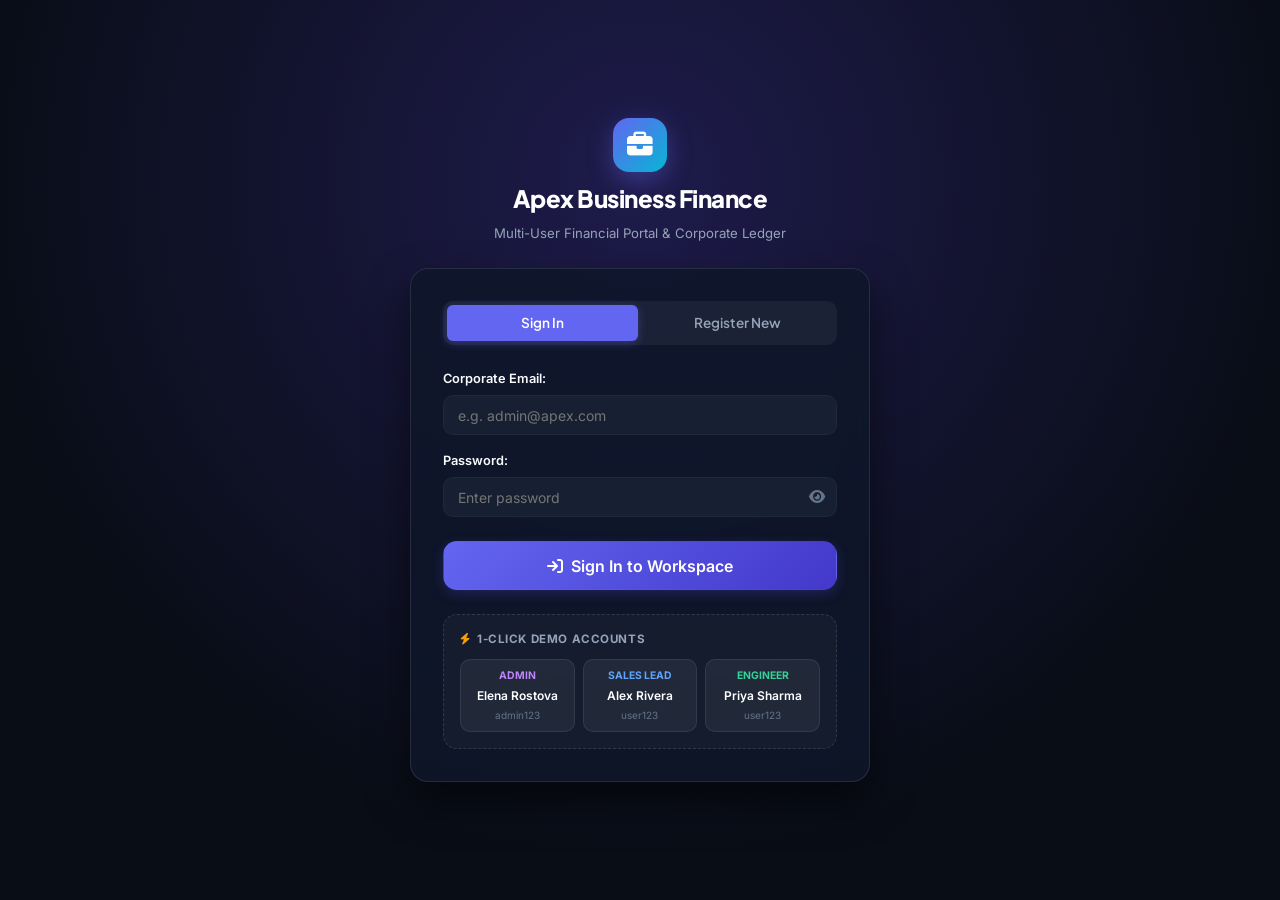
<file: admin.html>
<!DOCTYPE html>
<html lang="en" data-theme="light">
<head>
  <meta charset="UTF-8" />
  <meta name="viewport" content="width=device-width, initial-scale=1.0" />
  <meta name="description" content="Apex Business Finance — Executive Admin Command Portal & Security Policy Center" />
  <title>Admin Command Center — Apex Business Finance</title>

  <!-- Google Fonts: Inter, Plus Jakarta Sans -->
  <link rel="preconnect" href="https://fonts.googleapis.com" />
  <link rel="preconnect" href="https://fonts.gstatic.com" crossorigin />
  <link href="https://fonts.googleapis.com/css2?family=Inter:wght@300;400;500;600;700&family=Plus+Jakarta+Sans:wght@500;600;700;800&display=swap" rel="stylesheet" />

  <!-- Font Awesome 6.5.1 -->
  <link rel="stylesheet" href="https://cdnjs.cloudflare.com/ajax/libs/font-awesome/6.5.1/css/all.min.css" />

  <!-- Stylesheets -->
  <link rel="stylesheet" href="shared.css" />
  <link rel="stylesheet" href="admin.css" />
</head>
<body class="admin-body">

  <!-- Admin Top Navbar -->
  <header class="admin-navbar no-print">
    <div class="admin-brand">
      <div class="admin-badge-icon">
        <i class="fa-solid fa-shield-halved"></i>
      </div>
      <div class="admin-brand-text">
        <h1>Admin Command Portal <span class="admin-role-pill">Executive Level</span></h1>
        <p id="adminHeaderCompany">Apex Business Solutions Pvt. Ltd.</p>
      </div>
    </div>

    <div class="admin-header-actions">
      <a href="index.html" class="btn btn-outline btn-sm" title="Return to Staff Hub">
        <i class="fa-solid fa-arrow-left"></i>
        <span>Staff Finance Hub</span>
      </a>

      <button id="refreshAdminBtn" class="btn btn-secondary btn-sm" title="Sync live data">
        <i class="fa-solid fa-rotate"></i>
        <span>Sync</span>
      </button>

      <button class="theme-toggle-btn" id="themeToggleBtn" title="Toggle Light/Dark Theme" aria-label="Toggle theme">
        <i class="fa-solid fa-sun icon-sun"></i>
        <i class="fa-solid fa-moon icon-moon"></i>
      </button>
    </div>
  </header>

  <!-- Main Admin Container -->
  <main class="admin-container">

    <!-- Executive KPI Summary Ribbon -->
    <section class="kpi-grid no-print" aria-label="Executive Financial Summary">
      <div class="kpi-card revenue">
        <div class="kpi-header">
          <span class="kpi-label">Gross Revenue</span>
          <div class="kpi-icon-bubble income"><i class="fa-solid fa-arrow-trend-up"></i></div>
        </div>
        <div class="kpi-value" id="kpiRevenue">₹0.00</div>
        <div class="kpi-footer" id="kpiIncomeCount">0 revenue transactions</div>
      </div>

      <div class="kpi-card expense">
        <div class="kpi-header">
          <span class="kpi-label">Operating Expenses</span>
          <div class="kpi-icon-bubble expense"><i class="fa-solid fa-arrow-trend-down"></i></div>
        </div>
        <div class="kpi-value" id="kpiExpense">₹0.00</div>
        <div class="kpi-footer" id="kpiExpenseCount">0 cost records</div>
      </div>

      <div class="kpi-card profit">
        <div class="kpi-header">
          <span class="kpi-label">Net Operating Profit</span>
          <div class="kpi-icon-bubble profit"><i class="fa-solid fa-chart-line"></i></div>
        </div>
        <div class="kpi-value" id="kpiNetProfit">₹0.00</div>
        <div class="kpi-footer" id="kpiMargin">Operating Margin: 0%</div>
      </div>

      <div class="kpi-card policy">
        <div class="kpi-header">
          <span class="kpi-label">Audit Policy Status</span>
          <div class="kpi-icon-bubble policy" id="kpiPolicyIcon"><i class="fa-solid fa-lock"></i></div>
        </div>
        <div class="kpi-value" id="kpiPolicyText" style="font-size: 1.35rem;">IMMUTABLE</div>
        <div class="kpi-footer" id="kpiPolicySub">Soft-Deletes Enforced</div>
      </div>
    </section>

    <!-- Admin Navigation Tabs -->
    <nav class="admin-tabs no-print">
      <button class="admin-tab-btn active" data-tab="tabPolicy">
        <i class="fa-solid fa-shield-cat"></i>
        <span>Security Policy &amp; Purge</span>
      </button>
      <button class="admin-tab-btn" data-tab="tabTeam">
        <i class="fa-solid fa-users-gear"></i>
        <span>Team &amp; Users</span>
      </button>
      <button class="admin-tab-btn" data-tab="tabStatement">
        <i class="fa-solid fa-file-invoice-dollar"></i>
        <span>Financial Statements</span>
      </button>
      <button class="admin-tab-btn" data-tab="tabAudit">
        <i class="fa-solid fa-list-check"></i>
        <span>System Audit Ledger</span>
      </button>
      <button class="admin-tab-btn" data-tab="tabSettings">
        <i class="fa-solid fa-sliders"></i>
        <span>Company Settings</span>
      </button>
    </nav>

    <!-- =====================================================================
         TAB 1: SECURITY POLICY & PURGE MANAGER
         ===================================================================== -->
    <section class="admin-panel active" id="tabPolicy">
      
      <!-- Policy Hero Card -->
      <div class="policy-card-hero locked" id="policyHeroCard">
        <div class="policy-hero-left">
          <div class="policy-shield-icon" id="policyShieldIcon">
            <i class="fa-solid fa-lock"></i>
          </div>
          <div class="policy-hero-text">
            <h2>
              <span>Immutable Ledger Enforcement</span>
              <span class="policy-status-indicator" id="policyStatusBadge">ACTIVE (LOCKED)</span>
            </h2>
            <p id="policyHeroDesc">
              When <strong>Immutable Policy is Active</strong>, all deletion actions are soft-deletes only, preserved in the tamper-evident audit ledger and recoverable at any time. When <strong>Disabled</strong>, administrators gain permanent database purge capabilities.
            </p>
          </div>
        </div>
        <div>
          <button class="btn btn-secondary btn-lg" id="togglePolicyBtn">
            <i class="fa-solid fa-toggle-on" id="policyToggleIcon"></i>
            <span id="policyToggleBtnText">Disable Immutable Policy</span>
          </button>
        </div>
      </div>

      <!-- Archived Items & Purge Table -->
      <div class="content-card">
        <div class="content-card-header">
          <div class="card-title-group">
            <h3 class="card-title">Archived Trash &amp; Soft-Deleted Transactions</h3>
            <p class="card-subtitle">Transactions marked as deleted. Permanent purge is restricted by security policy.</p>
          </div>
          <div>
            <button class="btn btn-danger-outline btn-sm" id="emptyTrashBtn" style="display: none;">
              <i class="fa-solid fa-trash-can"></i>
              <span>Empty All Trash (Permanent Purge)</span>
            </button>
          </div>
        </div>
        <div class="content-card-body" style="padding: 0;">
          <div class="data-table-container">
            <table class="data-table">
              <thead>
                <tr>
                  <th>Transaction</th>
                  <th>Created By</th>
                  <th>Department</th>
                  <th>Amount</th>
                  <th>Deleted Timestamp</th>
                  <th>Reason</th>
                  <th style="text-align: right;">Action</th>
                </tr>
              </thead>
              <tbody id="archivedTableBody">
                <tr>
                  <td colspan="7" style="text-align: center; padding: 2rem; color: var(--text-muted);">
                    <i class="fa-solid fa-spinner fa-spin"></i> Loading archive records...
                  </td>
                </tr>
              </tbody>
            </table>
          </div>
        </div>
      </div>
    </section>

    <!-- =====================================================================
         TAB 2: TEAM & MULTI-USER MANAGEMENT
         ===================================================================== -->
    <section class="admin-panel" id="tabTeam">
      <div class="content-card">
        <div class="content-card-header">
          <div class="card-title-group">
            <h3 class="card-title">Corporate Team Roster &amp; Access Roles</h3>
            <p class="card-subtitle">Manage authorized staff, department assignments, and spending attribution.</p>
          </div>
          <div>
            <button class="btn btn-primary btn-sm" id="openAddUserModalBtn">
              <i class="fa-solid fa-user-plus"></i>
              <span>Add Team Member</span>
            </button>
          </div>
        </div>
        <div class="content-card-body" style="padding: 0;">
          <div class="data-table-container">
            <table class="data-table">
              <thead>
                <tr>
                  <th>Team Member</th>
                  <th>Email</th>
                  <th>Role</th>
                  <th>Department</th>
                  <th>Expenses Logged</th>
                  <th>Total Spent</th>
                  <th>Status</th>
                </tr>
              </thead>
              <tbody id="teamTableBody">
                <tr>
                  <td colspan="7" style="text-align: center; padding: 2rem; color: var(--text-muted);">
                    <i class="fa-solid fa-spinner fa-spin"></i> Loading team roster...
                  </td>
                </tr>
              </tbody>
            </table>
          </div>
        </div>
      </div>
    </section>

    <!-- =====================================================================
         TAB 3: FINANCIAL STATEMENT (P&L) GENERATOR
         ===================================================================== -->
    <section class="admin-panel" id="tabStatement">
      <div class="content-card no-print">
        <div class="content-card-header">
          <div class="card-title-group">
            <h3 class="card-title">Statement Parameters</h3>
            <p class="card-subtitle">Generate official financial statement by period.</p>
          </div>
          <div style="display: flex; gap: 0.5rem;">
            <button class="btn btn-secondary btn-sm" id="exportStatementCsvBtn">
              <i class="fa-solid fa-file-csv"></i> Export CSV
            </button>
            <button class="btn btn-primary btn-sm" id="printStatementBtn">
              <i class="fa-solid fa-print"></i> Print Official Sheet
            </button>
          </div>
        </div>
        <div class="content-card-body">
          <div style="display: flex; gap: 1rem; align-items: flex-end; flex-wrap: wrap;">
            <div class="form-group" style="min-width: 200px;">
              <label class="form-label" for="stmtPeriodPreset">Period Preset:</label>
              <select id="stmtPeriodPreset" class="form-select">
                <option value="this-month" selected>This Month</option>
                <option value="last-month">Last Month</option>
                <option value="this-quarter">This Quarter</option>
                <option value="all">All-Time Financial History</option>
                <option value="custom">Custom Date Range</option>
              </select>
            </div>

            <div id="stmtCustomDates" style="display: none; gap: 1rem;">
              <div class="form-group">
                <label class="form-label" for="stmtStartDate">From:</label>
                <input type="date" id="stmtStartDate" class="form-input" />
              </div>
              <div class="form-group">
                <label class="form-label" for="stmtEndDate">To:</label>
                <input type="date" id="stmtEndDate" class="form-input" />
              </div>
            </div>

            <button class="btn btn-primary" id="generateStmtBtn">
              <i class="fa-solid fa-arrows-rotate"></i> Generate
            </button>
          </div>
        </div>
      </div>

      <!-- Printable Statement Sheet -->
      <div class="content-card" style="background: #ffffff; color: #0f172a; padding: 2.5rem;">
        <div style="display: flex; justify-content: space-between; border-bottom: 2px solid #0f172a; padding-bottom: 1.25rem; margin-bottom: 1.5rem;">
          <div>
            <h2 style="font-family: var(--font-heading); font-size: 1.65rem; font-weight: 900; color: #0f172a;" id="stmtDocCompanyName">Apex Business Solutions Pvt. Ltd.</h2>
            <p style="font-size: 0.8rem; font-weight: 700; color: #2563eb; text-transform: uppercase; margin-top: 0.25rem;">Executive Profit &amp; Loss (P&amp;L) Statement</p>
            <p style="font-size: 0.8rem; color: #64748b;" id="stmtDocTaxMeta">GSTIN: 27AABCU9603R1ZN • FY: 2026-2027</p>
          </div>
          <div style="text-align: right;">
            <p style="font-size: 0.75rem; color: #64748b;">Period:</p>
            <p style="font-size: 1rem; font-weight: 700;" id="stmtDocPeriod">This Month</p>
            <p style="font-size: 0.75rem; color: #64748b; margin-top: 0.25rem;" id="stmtDocGeneratedAt">Generated: 19 Aug 2026</p>
          </div>
        </div>

        <div style="display: grid; grid-template-columns: repeat(4, 1fr); gap: 1rem; margin-bottom: 2rem;">
          <div style="background: #f8fafc; border: 1px solid #e2e8f0; padding: 1rem; border-radius: 8px;">
            <span style="font-size: 0.7rem; font-weight: 700; color: #64748b; text-transform: uppercase;">Total Revenue</span>
            <div style="font-size: 1.35rem; font-weight: 800; color: #059669;" id="stmtSheetRevenue">₹0.00</div>
          </div>
          <div style="background: #f8fafc; border: 1px solid #e2e8f0; padding: 1rem; border-radius: 8px;">
            <span style="font-size: 0.7rem; font-weight: 700; color: #64748b; text-transform: uppercase;">Total Expenses</span>
            <div style="font-size: 1.35rem; font-weight: 800; color: #e11d48;" id="stmtSheetExpense">₹0.00</div>
          </div>
          <div style="background: #eff6ff; border: 1px solid #bfdbfe; padding: 1rem; border-radius: 8px;">
            <span style="font-size: 0.7rem; font-weight: 700; color: #2563eb; text-transform: uppercase;">Net Profit</span>
            <div style="font-size: 1.35rem; font-weight: 800; color: #1e3a8a;" id="stmtSheetNetProfit">₹0.00</div>
          </div>
          <div style="background: #f8fafc; border: 1px solid #e2e8f0; padding: 1rem; border-radius: 8px;">
            <span style="font-size: 0.7rem; font-weight: 700; color: #64748b; text-transform: uppercase;">Operating Margin</span>
            <div style="font-size: 1.35rem; font-weight: 800; color: #0f172a;" id="stmtSheetMargin">0%</div>
          </div>
        </div>

        <div style="display: grid; grid-template-columns: 1fr 1fr; gap: 2rem; margin-bottom: 2rem;">
          <div>
            <h4 style="font-size: 0.9rem; font-weight: 700; border-bottom: 2px solid #cbd5e1; padding-bottom: 0.5rem; margin-bottom: 0.5rem;">Revenue Breakdown</h4>
            <div id="stmtRevenueRows"></div>
          </div>
          <div>
            <h4 style="font-size: 0.9rem; font-weight: 700; border-bottom: 2px solid #cbd5e1; padding-bottom: 0.5rem; margin-bottom: 0.5rem;">Expense Breakdown</h4>
            <div id="stmtExpenseRows"></div>
          </div>
        </div>

        <div style="border-top: 1px solid #e2e8f0; padding-top: 2rem; display: flex; justify-content: space-between; align-items: flex-end; margin-top: 2rem;">
          <div style="font-size: 0.75rem; color: #64748b;">
            <p>System Generated Financial Statement • Apex Finance Engine</p>
            <p>Cryptographic SQLite Hash Verification Validated</p>
          </div>
          <div style="text-align: center; border-top: 1px dashed #94a3b8; width: 220px; padding-top: 0.5rem;">
            <p style="font-size: 0.8rem; font-weight: 700; color: #0f172a;">Authorized Auditor / CFO</p>
            <p style="font-size: 0.7rem; color: #64748b;">Elena Rostova, Finance Controller</p>
          </div>
        </div>
      </div>
    </section>

    <!-- =====================================================================
         TAB 4: MASTER AUDIT LEDGER
         ===================================================================== -->
    <section class="admin-panel" id="tabAudit">
      <div class="content-card">
        <div class="content-card-header">
          <div class="card-title-group">
            <h3 class="card-title">Tamper-Evident System Audit Ledger</h3>
            <p class="card-subtitle">Chronological record of all creations, policy changes, deletions, and purges.</p>
          </div>
          <div style="display: flex; gap: 0.5rem;">
            <input type="text" id="auditSearchInput" class="form-input" placeholder="Search audit logs..." style="width: 220px;" />
          </div>
        </div>
        <div class="content-card-body" style="padding: 0;">
          <div class="data-table-container">
            <table class="data-table">
              <thead>
                <tr>
                  <th>Timestamp</th>
                  <th>Action</th>
                  <th>Operator</th>
                  <th>Target ID</th>
                  <th>Action Details</th>
                </tr>
              </thead>
              <tbody id="auditTableBody">
                <tr>
                  <td colspan="5" style="text-align: center; padding: 2rem; color: var(--text-muted);">
                    <i class="fa-solid fa-spinner fa-spin"></i> Loading audit ledger...
                  </td>
                </tr>
              </tbody>
            </table>
          </div>
        </div>
      </div>
    </section>

    <!-- =====================================================================
         TAB 5: COMPANY SETTINGS & SYSTEM DATA
         ===================================================================== -->
    <section class="admin-panel" id="tabSettings">
      <div class="content-card">
        <div class="content-card-header">
          <div class="card-title-group">
            <h3 class="card-title">Legal Company Profile</h3>
            <p class="card-subtitle">Configure legal entity details printed on financial statements.</p>
          </div>
        </div>
        <div class="content-card-body">
          <form id="adminProfileForm" style="display: flex; flex-direction: column; gap: 1.25rem; max-width: 600px;">
            <div class="form-group">
              <label class="form-label" for="settingCompanyName">Legal Company Name:</label>
              <input type="text" id="settingCompanyName" class="form-input" required />
            </div>
            <div class="form-group">
              <label class="form-label" for="settingTaxId">GSTIN / Tax ID Number:</label>
              <input type="text" id="settingTaxId" class="form-input" placeholder="e.g. GSTIN: 27AABCU9603R1ZN" />
            </div>
            <div class="form-group">
              <label class="form-label" for="settingFY">Financial Year:</label>
              <input type="text" id="settingFY" class="form-input" value="2026-2027" />
            </div>
            <div>
              <button type="submit" class="btn btn-primary">
                <i class="fa-solid fa-floppy-disk"></i> Save Profile Settings
              </button>
            </div>
          </form>
        </div>
      </div>

      <div class="content-card">
        <div class="content-card-header">
          <div class="card-title-group">
            <h3 class="card-title">System Data Management</h3>
            <p class="card-subtitle">Database population and maintenance actions.</p>
          </div>
        </div>
        <div class="content-card-body" style="display: flex; gap: 1rem; flex-wrap: wrap;">
          <button class="btn btn-secondary" id="seedDataBtn">
            <i class="fa-solid fa-database"></i> Reload Multi-User Sample Data
          </button>
          <button class="btn btn-outline" id="resetDataBtn">
            <i class="fa-solid fa-box-archive"></i> Archive All Active Transactions
          </button>
        </div>
      </div>
    </section>

  </main>

  <!-- =====================================================================
       MODALS
       ===================================================================== -->

  <!-- 1. Add User Modal -->
  <div class="modal-backdrop" id="addUserModal">
    <div class="modal-card">
      <div class="modal-header">
        <h3 class="modal-title">Add Team Member</h3>
        <button class="modal-close-btn" id="closeAddUserModalBtn">&times;</button>
      </div>
      <form id="addUserForm">
        <div class="modal-body">
          <div class="form-group">
            <label class="form-label" for="newUserName">Full Name:</label>
            <input type="text" id="newUserName" class="form-input" placeholder="e.g. Rachel Adams" required />
          </div>
          <div class="form-group">
            <label class="form-label" for="newUserEmail">Corporate Email:</label>
            <input type="email" id="newUserEmail" class="form-input" placeholder="e.g. rachel@apexsolutions.com" required />
          </div>
          <div class="form-group">
            <label class="form-label" for="newUserRole">Job Title / Role:</label>
            <input type="text" id="newUserRole" class="form-input" placeholder="e.g. Senior DevOps Engineer" required />
          </div>
          <div class="form-group">
            <label class="form-label" for="newUserDept">Department:</label>
            <select id="newUserDept" class="form-select" required>
              <option value="Engineering">Engineering</option>
              <option value="Sales">Sales</option>
              <option value="Marketing">Marketing</option>
              <option value="Operations">Operations</option>
              <option value="Management">Management</option>
              <option value="Legal">Legal &amp; Finance</option>
            </select>
          </div>
          <div class="form-group">
            <label class="form-label" for="newUserPassword">Initial Password (min. 6 chars):</label>
            <input type="password" id="newUserPassword" class="form-input" placeholder="Assign initial password" required minlength="6" />
          </div>
          <div class="form-group">
            <label class="form-label" for="newUserColor">Avatar Color:</label>
            <input type="color" id="newUserColor" class="form-input" value="#6366f1" style="height: 44px; padding: 2px;" />
          </div>
        </div>
        <div class="modal-footer">
          <button type="button" class="btn btn-secondary" id="cancelAddUserBtn">Cancel</button>
          <button type="submit" class="btn btn-primary"><i class="fa-solid fa-plus"></i> Add Member</button>
        </div>
      </form>
    </div>
  </div>

  <!-- 2. Policy Toggle Warning Modal -->
  <div class="modal-backdrop" id="policyWarningModal">
    <div class="modal-card">
      <div class="modal-header">
        <h3 class="modal-title" id="policyModalTitle">Security Policy Confirmation</h3>
        <button class="modal-close-btn" id="closePolicyModalBtn">&times;</button>
      </div>
      <div class="modal-body">
        <p id="policyModalMessage" style="font-size: 0.9rem; color: var(--text-secondary); line-height: 1.6;">
          Are you sure you want to change the Immutable Policy?
        </p>
      </div>
      <div class="modal-footer">
        <button type="button" class="btn btn-secondary" id="cancelPolicyModalBtn">Cancel</button>
        <button type="button" class="btn btn-danger" id="confirmPolicyToggleBtn">Confirm Change</button>
      </div>
    </div>
  </div>

  <!-- Shared & Admin JS -->
  <script src="shared.js"></script>
  <script src="admin.js"></script>
</body>
</html>
</file>
<file: shared.css>
/* ==========================================================================
   Apex Business Finance — Enterprise Design System & Shared Stylesheet
   Modern Fintech Luxury Slate, Dynamic Multi-User Controls, Glassmorphism
   ========================================================================== */

:root {
  /* Light Theme (Crisp Luxury Fintech) */
  --bg-body: #f8fafc;
  --bg-surface: #ffffff;
  --bg-surface-elevated: #ffffff;
  --bg-card: #ffffff;
  --bg-card-subtle: #f1f5f9;
  --bg-input: #ffffff;
  --bg-sidebar: #0f172a;
  --bg-sidebar-hover: #1e293b;
  --bg-sidebar-active: #4f46e5;

  --border-color: #e2e8f0;
  --border-subtle: #f1f5f9;
  --border-focus: #4f46e5;
  --border-glow: rgba(79, 70, 229, 0.2);

  --text-primary: #0f172a;
  --text-secondary: #475569;
  --text-muted: #64748b;
  --text-dim: #94a3b8;
  --text-sidebar: #94a3b8;
  --text-sidebar-active: #ffffff;

  /* Accents */
  --primary: #4f46e5;
  --primary-hover: #4338ca;
  --primary-light: rgba(79, 70, 229, 0.1);

  --income: #059669;
  --income-bg: rgba(5, 150, 105, 0.1);
  --income-border: rgba(5, 150, 105, 0.25);

  --expense: #e11d48;
  --expense-bg: rgba(225, 29, 72, 0.1);
  --expense-border: rgba(225, 29, 72, 0.25);

  --warning: #d97706;
  --warning-bg: rgba(217, 119, 6, 0.1);
  --warning-border: rgba(217, 119, 6, 0.25);

  --purple: #8b5cf6;
  --purple-bg: rgba(139, 92, 246, 0.1);

  --cyan: #0891b2;
  --cyan-bg: rgba(8, 145, 178, 0.1);

  /* Typography */
  --font-sans: 'Inter', -apple-system, BlinkMacSystemFont, 'Segoe UI', Roboto, sans-serif;
  --font-heading: 'Plus Jakarta Sans', 'Inter', sans-serif;

  /* Elevation */
  --shadow-xs: 0 1px 2px rgba(0, 0, 0, 0.04);
  --shadow-sm: 0 1px 3px rgba(0, 0, 0, 0.06), 0 1px 2px rgba(0, 0, 0, 0.04);
  --shadow-md: 0 4px 6px -1px rgba(0, 0, 0, 0.08), 0 2px 4px -2px rgba(0, 0, 0, 0.05);
  --shadow-lg: 0 10px 15px -3px rgba(0, 0, 0, 0.08), 0 4px 6px -4px rgba(0, 0, 0, 0.04);
  --shadow-xl: 0 20px 25px -5px rgba(0, 0, 0, 0.1), 0 8px 10px -6px rgba(0, 0, 0, 0.04);
  --shadow-glow: 0 0 20px rgba(79, 70, 229, 0.2);

  /* Radii */
  --radius-sm: 6px;
  --radius-md: 10px;
  --radius-lg: 14px;
  --radius-xl: 18px;
  --radius-full: 9999px;

  --sidebar-width: 260px;
}

[data-theme="dark"] {
  /* Dark Theme (Obsidian & Luminous Neon Slate) */
  --bg-body: #080c14;
  --bg-surface: #0f172a;
  --bg-surface-elevated: #1e293b;
  --bg-card: #0f172a;
  --bg-card-subtle: #172033;
  --bg-input: #172033;
  --bg-sidebar: #060911;
  --bg-sidebar-hover: #111827;
  --bg-sidebar-active: #6366f1;

  --border-color: #1e293b;
  --border-subtle: #131c2e;
  --border-focus: #6366f1;
  --border-glow: rgba(99, 102, 241, 0.35);

  --text-primary: #f8fafc;
  --text-secondary: #94a3b8;
  --text-muted: #64748b;
  --text-dim: #475569;
  --text-sidebar: #94a3b8;
  --text-sidebar-active: #ffffff;

  --primary: #6366f1;
  --primary-hover: #818cf8;
  --primary-light: rgba(99, 102, 241, 0.18);

  --income: #10b981;
  --income-bg: rgba(16, 185, 129, 0.15);
  --income-border: rgba(16, 185, 129, 0.3);

  --expense: #f43f5e;
  --expense-bg: rgba(244, 63, 94, 0.15);
  --expense-border: rgba(244, 63, 94, 0.3);

  --warning: #f59e0b;
  --warning-bg: rgba(245, 158, 11, 0.15);
  --warning-border: rgba(245, 158, 11, 0.3);

  --purple: #a855f7;
  --purple-bg: rgba(168, 85, 247, 0.18);

  --cyan: #06b6d4;
  --cyan-bg: rgba(6, 182, 212, 0.18);

  --shadow-sm: 0 2px 4px rgba(0, 0, 0, 0.4);
  --shadow-md: 0 6px 12px rgba(0, 0, 0, 0.5);
  --shadow-lg: 0 12px 24px rgba(0, 0, 0, 0.6);
  --shadow-xl: 0 24px 48px rgba(0, 0, 0, 0.7);
  --shadow-glow: 0 0 25px rgba(99, 102, 241, 0.3);
}

/* Reset & Base */
*, *::before, *::after {
  box-sizing: border-box;
  margin: 0;
  padding: 0;
}

body {
  font-family: var(--font-sans);
  background-color: var(--bg-body);
  color: var(--text-primary);
  line-height: 1.5;
  -webkit-font-smoothing: antialiased;
  min-height: 100vh;
  display: flex;
  overflow-x: hidden;
  transition: background-color 0.25s ease, color 0.25s ease;
}

/* ==========================================================================
   App Layout & Sidebar
   ========================================================================== */

.app-sidebar {
  width: var(--sidebar-width);
  background-color: var(--bg-sidebar);
  color: var(--text-sidebar);
  display: flex;
  flex-direction: column;
  position: fixed;
  top: 0;
  bottom: 0;
  left: 0;
  z-index: 100;
  border-right: 1px solid rgba(255, 255, 255, 0.07);
  transition: transform 0.3s cubic-bezier(0.4, 0, 0.2, 1);
}

.sidebar-header {
  padding: 1.5rem 1.25rem;
  display: flex;
  align-items: center;
  gap: 0.85rem;
  border-bottom: 1px solid rgba(255, 255, 255, 0.08);
}

.sidebar-logo {
  width: 40px;
  height: 40px;
  background: linear-gradient(135deg, #4f46e5, #06b6d4);
  border-radius: var(--radius-md);
  display: flex;
  align-items: center;
  justify-content: center;
  color: #ffffff;
  font-size: 1.25rem;
  box-shadow: 0 4px 12px rgba(79, 70, 229, 0.35);
  flex-shrink: 0;
}

.sidebar-title-wrap {
  display: flex;
  flex-direction: column;
  overflow: hidden;
}

.sidebar-app-name {
  font-family: var(--font-heading);
  font-weight: 800;
  font-size: 1.125rem;
  color: #ffffff;
  letter-spacing: -0.02em;
  white-space: nowrap;
}

.sidebar-company-name {
  font-size: 0.75rem;
  color: var(--text-sidebar);
  white-space: nowrap;
  overflow: hidden;
  text-overflow: ellipsis;
}

.sidebar-nav {
  padding: 1.25rem 0.85rem;
  display: flex;
  flex-direction: column;
  gap: 0.35rem;
  flex: 1;
  overflow-y: auto;
}

.nav-section-title {
  font-size: 0.68rem;
  font-weight: 700;
  text-transform: uppercase;
  letter-spacing: 0.08em;
  color: #64748b;
  padding: 0.85rem 0.75rem 0.35rem;
}

.nav-link {
  display: flex;
  align-items: center;
  gap: 0.85rem;
  padding: 0.65rem 0.85rem;
  color: var(--text-sidebar);
  text-decoration: none;
  border-radius: var(--radius-md);
  font-weight: 500;
  font-size: 0.885rem;
  transition: all 0.2s ease;
}

.nav-link i {
  font-size: 1rem;
  width: 20px;
  text-align: center;
  color: #94a3b8;
  transition: color 0.2s ease;
}

.nav-link:hover {
  background-color: var(--bg-sidebar-hover);
  color: #ffffff;
}

.nav-link:hover i {
  color: #ffffff;
}

.nav-link.active {
  background: linear-gradient(90deg, var(--bg-sidebar-active), rgba(79, 70, 229, 0.8));
  color: var(--text-sidebar-active);
  font-weight: 600;
  box-shadow: 0 4px 12px rgba(79, 70, 229, 0.3);
}

.nav-link.active i {
  color: #ffffff;
}

/* Dedicated Admin Bridge Link in Sidebar */
.nav-link.admin-bridge-link {
  background: rgba(139, 92, 246, 0.12);
  border: 1px solid rgba(139, 92, 246, 0.3);
  color: #c084fc;
  margin-top: 0.5rem;
}

.nav-link.admin-bridge-link:hover {
  background: rgba(139, 92, 246, 0.25);
  color: #ffffff;
  border-color: #a855f7;
}

.nav-link.admin-bridge-link i {
  color: #c084fc;
}

.sidebar-footer {
  padding: 1.25rem;
  border-top: 1px solid rgba(255, 255, 255, 0.08);
}

.sidebar-user {
  display: flex;
  align-items: center;
  gap: 0.75rem;
  padding: 0.5rem;
  border-radius: var(--radius-md);
  background-color: rgba(255, 255, 255, 0.04);
}

.user-avatar {
  width: 36px;
  height: 36px;
  border-radius: var(--radius-full);
  background: var(--purple);
  color: #ffffff;
  display: flex;
  align-items: center;
  justify-content: center;
  font-weight: 700;
  font-size: 0.85rem;
  flex-shrink: 0;
}

.user-details {
  display: flex;
  flex-direction: column;
  overflow: hidden;
}

.user-name {
  font-size: 0.825rem;
  font-weight: 600;
  color: #ffffff;
  white-space: nowrap;
  overflow: hidden;
  text-overflow: ellipsis;
}

.user-role {
  font-size: 0.7rem;
  color: var(--text-sidebar);
  white-space: nowrap;
  overflow: hidden;
  text-overflow: ellipsis;
}

/* ==========================================================================
   Main Content Layout
   ========================================================================== */

.app-main-content {
  margin-left: var(--sidebar-width);
  flex: 1;
  display: flex;
  flex-direction: column;
  min-height: 100vh;
  width: calc(100% - var(--sidebar-width));
}

.app-topbar {
  height: 72px;
  background-color: var(--bg-surface);
  border-bottom: 1px solid var(--border-color);
  padding: 0 2rem;
  display: flex;
  align-items: center;
  justify-content: space-between;
  position: sticky;
  top: 0;
  z-index: 90;
  backdrop-filter: blur(8px);
}

.topbar-left {
  display: flex;
  align-items: center;
  gap: 1.25rem;
}

.mobile-menu-btn {
  display: none;
  background: none;
  border: none;
  font-size: 1.25rem;
  color: var(--text-primary);
  cursor: pointer;
}

.page-heading {
  display: flex;
  flex-direction: column;
}

.page-title {
  font-family: var(--font-heading);
  font-size: 1.25rem;
  font-weight: 800;
  color: var(--text-primary);
  letter-spacing: -0.02em;
}

.page-breadcrumb {
  font-size: 0.75rem;
  color: var(--text-muted);
}

.topbar-actions {
  display: flex;
  align-items: center;
  gap: 0.85rem;
}

/* User Profile Menu & Admin Tracking in Topbar */
.user-profile-menu-wrap {
  display: flex;
  align-items: center;
  gap: 0.65rem;
}

.admin-tracking-pill {
  display: flex;
  align-items: center;
  gap: 0.45rem;
  padding: 0.25rem 0.65rem;
  background: rgba(139, 92, 246, 0.12);
  border: 1px solid rgba(139, 92, 246, 0.35);
  border-radius: var(--radius-full);
}

.admin-filter-dropdown {
  background: transparent;
  border: none;
  color: var(--text-primary);
  font-family: var(--font-sans);
  font-size: 0.775rem;
  font-weight: 600;
  outline: none;
  cursor: pointer;
}

.admin-filter-dropdown option {
  background-color: var(--bg-surface);
  color: var(--text-primary);
}

.user-pill-btn {
  display: flex;
  align-items: center;
  gap: 0.55rem;
  padding: 0.3rem 0.65rem;
  background-color: var(--bg-card-subtle);
  border: 1px solid var(--border-color);
  border-radius: var(--radius-full);
  color: var(--text-primary);
  font-size: 0.8rem;
  font-weight: 600;
}

.user-pill-avatar {
  width: 26px;
  height: 26px;
  border-radius: var(--radius-full);
  display: flex;
  align-items: center;
  justify-content: center;
  color: #ffffff;
  font-size: 0.68rem;
  font-weight: 700;
}

.user-pill-info {
  display: flex;
  align-items: center;
  gap: 0.35rem;
}

.user-pill-name {
  font-weight: 700;
  font-size: 0.8rem;
}

.user-pill-badge {
  font-size: 0.65rem;
  font-weight: 800;
  text-transform: uppercase;
  letter-spacing: 0.04em;
  padding: 0.1rem 0.4rem;
  border-radius: var(--radius-full);
}

.user-pill-badge.admin {
  background: rgba(139, 92, 246, 0.18);
  color: var(--purple);
  border: 1px solid rgba(139, 92, 246, 0.3);
}

.user-pill-badge.staff {
  background: rgba(59, 130, 246, 0.18);
  color: #3b82f6;
  border: 1px solid rgba(59, 130, 246, 0.3);
}

.logout-mini-btn {
  background: none;
  border: none;
  color: var(--text-muted);
  cursor: pointer;
  padding: 0.2rem 0.35rem;
  border-radius: var(--radius-sm);
  display: flex;
  align-items: center;
  justify-content: center;
  transition: all 0.2s ease;
  margin-left: 0.2rem;
}

.logout-mini-btn:hover {
  color: #f43f5e;
  background: rgba(244, 63, 94, 0.15);
}

.user-option {
  display: flex;
  align-items: center;
  gap: 0.65rem;
  padding: 0.6rem 0.75rem;
  border-radius: var(--radius-md);
  background: none;
  border: none;
  cursor: pointer;
  width: 100%;
  text-align: left;
  color: var(--text-primary);
  transition: background-color 0.15s ease;
}

.user-option:hover {
  background-color: var(--bg-card-subtle);
}

.user-option.active {
  background-color: var(--primary-light);
  color: var(--primary);
}

.user-option-info {
  display: flex;
  flex-direction: column;
  overflow: hidden;
}

.user-option-name {
  font-size: 0.825rem;
  font-weight: 600;
}

.user-option-role {
  font-size: 0.7rem;
  color: var(--text-muted);
}

/* Dedicated Admin Launcher Button */
.admin-hub-link {
  display: flex;
  align-items: center;
  gap: 0.5rem;
  padding: 0.45rem 0.85rem;
  background: linear-gradient(135deg, rgba(139, 92, 246, 0.15), rgba(79, 70, 229, 0.15));
  border: 1px solid rgba(139, 92, 246, 0.35);
  border-radius: var(--radius-full);
  color: var(--purple);
  text-decoration: none;
  font-size: 0.8rem;
  font-weight: 700;
  transition: all 0.2s ease;
}

.admin-hub-link:hover {
  background: linear-gradient(135deg, var(--purple), var(--primary));
  color: #ffffff;
  border-color: transparent;
  box-shadow: 0 4px 12px rgba(139, 92, 246, 0.35);
}

/* Backend Status Badge */
.backend-badge {
  display: flex;
  align-items: center;
  gap: 0.45rem;
  padding: 0.4rem 0.75rem;
  border-radius: var(--radius-full);
  font-size: 0.75rem;
  font-weight: 600;
  background-color: var(--bg-card-subtle);
  border: 1px solid var(--border-color);
  color: var(--text-muted);
}

.status-dot {
  width: 7px;
  height: 7px;
  border-radius: var(--radius-full);
  background-color: #94a3b8;
}

.backend-badge.connected .status-dot {
  background-color: #10b981;
  box-shadow: 0 0 8px #10b981;
}

.backend-badge.connected {
  color: #059669;
  border-color: rgba(16, 185, 129, 0.3);
  background-color: var(--income-bg);
}

[data-theme="dark"] .backend-badge.connected {
  color: #34d399;
}

.backend-badge.local-mode .status-dot {
  background-color: #f59e0b;
}

.backend-badge.local-mode {
  color: #d97706;
}

/* Theme Toggle Button */
.theme-toggle-btn {
  width: 38px;
  height: 38px;
  border-radius: var(--radius-full);
  background-color: var(--bg-card-subtle);
  border: 1px solid var(--border-color);
  color: var(--text-primary);
  display: flex;
  align-items: center;
  justify-content: center;
  cursor: pointer;
  transition: all 0.2s ease;
}

.theme-toggle-btn:hover {
  background-color: var(--bg-surface-elevated);
  border-color: var(--primary);
  color: var(--primary);
}

.theme-toggle-btn .icon-moon { display: none; }
[data-theme="dark"] .theme-toggle-btn .icon-sun { display: none; }
[data-theme="dark"] .theme-toggle-btn .icon-moon { display: block; }

/* Main Content Body */
.app-content-body {
  padding: 2rem;
  display: flex;
  flex-direction: column;
  gap: 2rem;
  flex: 1;
}

/* ==========================================================================
   Buttons & UI Elements
   ========================================================================== */

.btn {
  display: inline-flex;
  align-items: center;
  justify-content: center;
  gap: 0.5rem;
  padding: 0.65rem 1.25rem;
  border-radius: var(--radius-md);
  font-family: var(--font-sans);
  font-size: 0.875rem;
  font-weight: 600;
  text-decoration: none;
  cursor: pointer;
  border: 1px solid transparent;
  transition: all 0.2s ease;
  white-space: nowrap;
}

.btn-sm {
  padding: 0.45rem 0.85rem;
  font-size: 0.8rem;
  border-radius: var(--radius-sm);
}

.btn-lg {
  padding: 0.85rem 1.75rem;
  font-size: 1rem;
  border-radius: var(--radius-lg);
}

.btn-primary {
  background: linear-gradient(135deg, var(--primary), #4338ca);
  color: #ffffff;
  box-shadow: 0 4px 12px rgba(79, 70, 229, 0.25);
}

.btn-primary:hover {
  background: linear-gradient(135deg, var(--primary-hover), #3730a3);
  box-shadow: 0 6px 16px rgba(79, 70, 229, 0.35);
  transform: translateY(-1px);
}

.btn-secondary {
  background-color: var(--bg-card-subtle);
  border-color: var(--border-color);
  color: var(--text-primary);
}

.btn-secondary:hover {
  background-color: var(--bg-surface-elevated);
  border-color: var(--text-muted);
}

.btn-outline {
  background: transparent;
  border-color: var(--border-color);
  color: var(--text-primary);
}

.btn-outline:hover {
  background-color: var(--bg-card-subtle);
  border-color: var(--primary);
  color: var(--primary);
}

.btn-danger {
  background: linear-gradient(135deg, #e11d48, #be123c);
  color: #ffffff;
  box-shadow: 0 4px 12px rgba(225, 29, 72, 0.25);
}

.btn-danger:hover {
  background: linear-gradient(135deg, #be123c, #9f1239);
  box-shadow: 0 6px 16px rgba(225, 29, 72, 0.35);
}

.btn-danger-outline {
  background: transparent;
  border-color: rgba(225, 29, 72, 0.4);
  color: #e11d48;
}

.btn-danger-outline:hover {
  background-color: var(--expense-bg);
  border-color: #e11d48;
}

.btn-success {
  background: linear-gradient(135deg, #059669, #047857);
  color: #ffffff;
}

/* ==========================================================================
   Executive KPI Cards
   ========================================================================== */

.kpi-grid {
  display: grid;
  grid-template-columns: repeat(auto-fit, minmax(230px, 1fr));
  gap: 1.25rem;
}

.kpi-card {
  background-color: var(--bg-card);
  border: 1px solid var(--border-color);
  border-radius: var(--radius-lg);
  padding: 1.5rem;
  display: flex;
  flex-direction: column;
  gap: 0.65rem;
  box-shadow: var(--shadow-sm);
  position: relative;
  overflow: hidden;
  transition: transform 0.2s ease, box-shadow 0.2s ease;
}

.kpi-card:hover {
  transform: translateY(-2px);
  box-shadow: var(--shadow-md);
}

.kpi-card::before {
  content: '';
  position: absolute;
  top: 0;
  left: 0;
  right: 0;
  height: 3px;
  background: var(--primary);
  opacity: 0;
  transition: opacity 0.2s ease;
}

.kpi-card:hover::before {
  opacity: 1;
}

.kpi-card.revenue::before { background: var(--income); }
.kpi-card.expense::before { background: var(--expense); }
.kpi-card.profit::before { background: var(--purple); }
.kpi-card.policy::before { background: var(--cyan); }

.kpi-header {
  display: flex;
  align-items: center;
  justify-content: space-between;
}

.kpi-label {
  font-size: 0.8rem;
  font-weight: 600;
  color: var(--text-muted);
  text-transform: uppercase;
  letter-spacing: 0.04em;
}

.kpi-icon-bubble {
  width: 38px;
  height: 38px;
  border-radius: var(--radius-md);
  display: flex;
  align-items: center;
  justify-content: center;
  font-size: 1.1rem;
}

.kpi-icon-bubble.income { background-color: var(--income-bg); color: var(--income); }
.kpi-icon-bubble.expense { background-color: var(--expense-bg); color: var(--expense); }
.kpi-icon-bubble.profit { background-color: var(--purple-bg); color: var(--purple); }
.kpi-icon-bubble.policy { background-color: var(--cyan-bg); color: var(--cyan); }

.kpi-value {
  font-family: var(--font-heading);
  font-size: 1.85rem;
  font-weight: 800;
  color: var(--text-primary);
  letter-spacing: -0.03em;
}

.kpi-footer {
  font-size: 0.78rem;
  color: var(--text-muted);
  display: flex;
  align-items: center;
  gap: 0.35rem;
}

/* ==========================================================================
   Cards & Data Tables
   ========================================================================== */

.content-card {
  background-color: var(--bg-card);
  border: 1px solid var(--border-color);
  border-radius: var(--radius-xl);
  box-shadow: var(--shadow-sm);
  overflow: hidden;
}

.content-card-header {
  padding: 1.25rem 1.75rem;
  border-bottom: 1px solid var(--border-color);
  display: flex;
  align-items: center;
  justify-content: space-between;
  gap: 1rem;
  flex-wrap: wrap;
}

.card-title-group {
  display: flex;
  flex-direction: column;
}

.card-title {
  font-family: var(--font-heading);
  font-size: 1.1rem;
  font-weight: 700;
  color: var(--text-primary);
}

.card-subtitle {
  font-size: 0.78rem;
  color: var(--text-muted);
}

.content-card-body {
  padding: 1.75rem;
}

/* Data Table */
.data-table-container {
  overflow-x: auto;
  width: 100%;
}

.data-table {
  width: 100%;
  border-collapse: collapse;
  text-align: left;
  font-size: 0.875rem;
}

.data-table th {
  padding: 0.85rem 1rem;
  font-size: 0.725rem;
  font-weight: 700;
  text-transform: uppercase;
  letter-spacing: 0.05em;
  color: var(--text-muted);
  background-color: var(--bg-card-subtle);
  border-bottom: 1px solid var(--border-color);
  white-space: nowrap;
}

.data-table td {
  padding: 1rem;
  border-bottom: 1px solid var(--border-color);
  color: var(--text-primary);
  vertical-align: middle;
}

.data-table tbody tr {
  transition: background-color 0.15s ease;
}

.data-table tbody tr:hover {
  background-color: var(--bg-card-subtle);
}

/* Department & User Pills */
.user-tag {
  display: inline-flex;
  align-items: center;
  gap: 0.45rem;
  font-size: 0.8rem;
  font-weight: 600;
}

.user-mini-avatar {
  width: 22px;
  height: 22px;
  border-radius: var(--radius-full);
  color: #ffffff;
  display: flex;
  align-items: center;
  justify-content: center;
  font-size: 0.62rem;
  font-weight: 700;
}

.dept-pill {
  display: inline-block;
  padding: 0.2rem 0.55rem;
  border-radius: var(--radius-full);
  font-size: 0.7rem;
  font-weight: 700;
  text-transform: uppercase;
  letter-spacing: 0.03em;
  background-color: var(--bg-card-subtle);
  color: var(--text-muted);
  border: 1px solid var(--border-color);
}

.badge-amount {
  font-weight: 700;
  font-family: var(--font-heading);
}

.badge-amount.income { color: var(--income); }
.badge-amount.expense { color: var(--expense); }

/* Policy Status Banner */
.policy-banner {
  background-color: var(--bg-card);
  border: 1px solid var(--border-color);
  border-radius: var(--radius-lg);
  padding: 1.25rem 1.5rem;
  display: flex;
  align-items: center;
  justify-content: space-between;
  gap: 1.25rem;
  box-shadow: var(--shadow-sm);
  flex-wrap: wrap;
}

.policy-banner.locked {
  border-left: 4px solid #10b981;
  background: linear-gradient(90deg, rgba(16, 185, 129, 0.05), transparent);
}

.policy-banner.unlocked {
  border-left: 4px solid #f59e0b;
  background: linear-gradient(90deg, rgba(245, 158, 11, 0.08), transparent);
}

.policy-info {
  display: flex;
  align-items: center;
  gap: 1rem;
}

.policy-icon {
  width: 44px;
  height: 44px;
  border-radius: var(--radius-md);
  display: flex;
  align-items: center;
  justify-content: center;
  font-size: 1.35rem;
}

.policy-banner.locked .policy-icon {
  background-color: var(--income-bg);
  color: var(--income);
}

.policy-banner.unlocked .policy-icon {
  background-color: var(--warning-bg);
  color: var(--warning);
}

.policy-text-group {
  display: flex;
  flex-direction: column;
}

.policy-title {
  font-family: var(--font-heading);
  font-size: 0.98rem;
  font-weight: 700;
  color: var(--text-primary);
}

.policy-desc {
  font-size: 0.8rem;
  color: var(--text-secondary);
}

/* Modals */
.modal-backdrop {
  position: fixed;
  inset: 0;
  background-color: rgba(0, 0, 0, 0.6);
  backdrop-filter: blur(4px);
  z-index: 1000;
  display: none;
  align-items: center;
  justify-content: center;
  padding: 1.5rem;
}

.modal-backdrop.active {
  display: flex;
}

.modal-card {
  background-color: var(--bg-surface);
  border: 1px solid var(--border-color);
  border-radius: var(--radius-xl);
  box-shadow: var(--shadow-xl);
  width: 100%;
  max-width: 520px;
  overflow: hidden;
  animation: modalScale 0.2s cubic-bezier(0.16, 1, 0.3, 1);
}

.modal-header {
  padding: 1.25rem 1.75rem;
  border-bottom: 1px solid var(--border-color);
  display: flex;
  align-items: center;
  justify-content: space-between;
}

.modal-title {
  font-family: var(--font-heading);
  font-size: 1.15rem;
  font-weight: 700;
  color: var(--text-primary);
}

.modal-close-btn {
  background: none;
  border: none;
  color: var(--text-muted);
  font-size: 1.15rem;
  cursor: pointer;
  transition: color 0.15s ease;
}

.modal-close-btn:hover {
  color: var(--text-primary);
}

.modal-body {
  padding: 1.75rem;
  display: flex;
  flex-direction: column;
  gap: 1.25rem;
}

.form-group {
  display: flex;
  flex-direction: column;
  gap: 0.45rem;
}

.form-label {
  font-size: 0.8rem;
  font-weight: 600;
  color: var(--text-primary);
}

.form-input, .form-select, .form-textarea {
  width: 100%;
  padding: 0.65rem 0.85rem;
  border-radius: var(--radius-md);
  border: 1px solid var(--border-color);
  background-color: var(--bg-input);
  color: var(--text-primary);
  font-family: var(--font-sans);
  font-size: 0.875rem;
  outline: none;
  transition: border-color 0.2s ease, box-shadow 0.2s ease;
}

.form-input:focus, .form-select:focus, .form-textarea:focus {
  border-color: var(--border-focus);
  box-shadow: 0 0 0 3px var(--border-glow);
}

.modal-footer {
  padding: 1.25rem 1.75rem;
  border-top: 1px solid var(--border-color);
  display: flex;
  align-items: center;
  justify-content: flex-end;
  gap: 0.75rem;
  background-color: var(--bg-card-subtle);
}

/* Toast Container */
.toast-container {
  position: fixed;
  bottom: 24px;
  right: 24px;
  z-index: 9999;
  display: flex;
  flex-direction: column;
  gap: 0.65rem;
}

.toast {
  padding: 0.85rem 1.25rem;
  background-color: var(--bg-surface);
  color: var(--text-primary);
  border-radius: var(--radius-md);
  box-shadow: var(--shadow-xl);
  border: 1px solid var(--border-color);
  font-size: 0.875rem;
  font-weight: 600;
  display: flex;
  align-items: center;
  gap: 0.65rem;
  animation: slideInRight 0.25s ease;
}

.toast-success i { color: #10b981; }
.toast-error i { color: #f43f5e; }
.toast-info i { color: var(--primary); }

/* Animations */
@keyframes fadeIn {
  from { opacity: 0; transform: translateY(-4px); }
  to { opacity: 1; transform: translateY(0); }
}

@keyframes modalScale {
  from { opacity: 0; transform: scale(0.95); }
  to { opacity: 1; transform: scale(1); }
}

@keyframes slideInRight {
  from { opacity: 0; transform: translateX(20px); }
  to { opacity: 1; transform: translateX(0); }
}

/* Responsive */
@media (max-width: 1024px) {
  .app-sidebar {
    transform: translateX(-100%);
  }
  .app-sidebar.open {
    transform: translateX(0);
  }
  .app-main-content {
    margin-left: 0;
    width: 100%;
  }
  .mobile-menu-btn {
    display: block;
  }
}
</file>
<file: admin.css>
/* ==========================================================================
   Apex Business Finance — Executive Admin Command Portal Stylesheet
   Cybernetic Slate Theme, High-Security Policy Toggles, Roster Controls
   ========================================================================== */

@import url('shared.css');

:root {
  --admin-bg: #090d16;
  --admin-card: #0f172a;
  --admin-card-elevated: #1e293b;
  --admin-border: #1e293b;
  --admin-border-focus: #8b5cf6;
  --admin-accent: #8b5cf6;
  --admin-accent-glow: rgba(139, 92, 246, 0.35);
}

.admin-body {
  background-color: var(--bg-body);
  color: var(--text-primary);
  min-height: 100vh;
  display: flex;
  flex-direction: column;
}

/* Admin Header */
.admin-navbar {
  background-color: var(--bg-surface);
  border-bottom: 1px solid var(--border-color);
  padding: 1rem 2rem;
  display: flex;
  align-items: center;
  justify-content: space-between;
  position: sticky;
  top: 0;
  z-index: 100;
  backdrop-filter: blur(8px);
}

.admin-brand {
  display: flex;
  align-items: center;
  gap: 1rem;
}

.admin-badge-icon {
  width: 44px;
  height: 44px;
  background: linear-gradient(135deg, #8b5cf6, #4f46e5);
  border-radius: var(--radius-md);
  display: flex;
  align-items: center;
  justify-content: center;
  color: #ffffff;
  font-size: 1.35rem;
  box-shadow: 0 4px 14px rgba(139, 92, 246, 0.4);
}

.admin-brand-text h1 {
  font-family: var(--font-heading);
  font-size: 1.25rem;
  font-weight: 800;
  display: flex;
  align-items: center;
  gap: 0.65rem;
}

.admin-role-pill {
  font-size: 0.68rem;
  font-weight: 800;
  text-transform: uppercase;
  letter-spacing: 0.08em;
  background: rgba(139, 92, 246, 0.15);
  color: var(--purple);
  border: 1px solid rgba(139, 92, 246, 0.3);
  padding: 0.15rem 0.5rem;
  border-radius: var(--radius-full);
}

.admin-brand-text p {
  font-size: 0.78rem;
  color: var(--text-muted);
}

.admin-header-actions {
  display: flex;
  align-items: center;
  gap: 0.85rem;
}

/* Admin Main Layout */
.admin-container {
  max-width: 1360px;
  margin: 0 auto;
  padding: 2rem;
  width: 100%;
  display: flex;
  flex-direction: column;
  gap: 2rem;
  flex: 1;
}

/* Tab Bar */
.admin-tabs {
  display: flex;
  align-items: center;
  gap: 0.5rem;
  border-bottom: 1px solid var(--border-color);
  padding-bottom: 0.25rem;
  overflow-x: auto;
}

.admin-tab-btn {
  display: flex;
  align-items: center;
  gap: 0.65rem;
  padding: 0.75rem 1.25rem;
  border-radius: var(--radius-md) var(--radius-md) 0 0;
  background: transparent;
  border: 1px solid transparent;
  color: var(--text-muted);
  font-family: var(--font-heading);
  font-size: 0.885rem;
  font-weight: 600;
  cursor: pointer;
  transition: all 0.2s ease;
  white-space: nowrap;
}

.admin-tab-btn:hover {
  color: var(--text-primary);
  background-color: var(--bg-card-subtle);
}

.admin-tab-btn.active {
  color: var(--purple);
  background-color: var(--bg-surface);
  border-color: var(--border-color);
  border-bottom-color: var(--bg-surface);
  margin-bottom: -1px;
  font-weight: 700;
  box-shadow: var(--shadow-sm);
}

.admin-tab-btn.active i {
  color: var(--purple);
}

/* Admin Tab View Panels */
.admin-panel {
  display: none;
  flex-direction: column;
  gap: 1.75rem;
  animation: fadeIn 0.2s ease;
}

.admin-panel.active {
  display: flex;
}

/* Policy Status Box */
.policy-card-hero {
  background-color: var(--bg-surface);
  border: 1px solid var(--border-color);
  border-radius: var(--radius-xl);
  padding: 2rem;
  display: flex;
  align-items: center;
  justify-content: space-between;
  gap: 2rem;
  box-shadow: var(--shadow-md);
  flex-wrap: wrap;
}

.policy-hero-left {
  display: flex;
  align-items: center;
  gap: 1.5rem;
}

.policy-shield-icon {
  width: 60px;
  height: 60px;
  border-radius: var(--radius-lg);
  display: flex;
  align-items: center;
  justify-content: center;
  font-size: 2rem;
  flex-shrink: 0;
}

.policy-card-hero.locked .policy-shield-icon {
  background: rgba(16, 185, 129, 0.15);
  color: #10b981;
  border: 1px solid rgba(16, 185, 129, 0.3);
}

.policy-card-hero.unlocked .policy-shield-icon {
  background: rgba(245, 158, 11, 0.15);
  color: #f59e0b;
  border: 1px solid rgba(245, 158, 11, 0.3);
}

.policy-hero-text h2 {
  font-family: var(--font-heading);
  font-size: 1.25rem;
  font-weight: 800;
  display: flex;
  align-items: center;
  gap: 0.65rem;
}

.policy-hero-text p {
  font-size: 0.875rem;
  color: var(--text-secondary);
  margin-top: 0.25rem;
  max-width: 650px;
}

.policy-status-indicator {
  display: inline-flex;
  align-items: center;
  gap: 0.5rem;
  font-size: 0.725rem;
  font-weight: 800;
  text-transform: uppercase;
  letter-spacing: 0.08em;
  padding: 0.25rem 0.65rem;
  border-radius: var(--radius-full);
}

.policy-card-hero.locked .policy-status-indicator {
  background-color: var(--income-bg);
  color: var(--income);
  border: 1px solid var(--income-border);
}

.policy-card-hero.unlocked .policy-status-indicator {
  background-color: var(--warning-bg);
  color: var(--warning);
  border: 1px solid var(--warning-border);
}

/* User Roster Badges */
.avatar-badge-lg {
  width: 36px;
  height: 36px;
  border-radius: var(--radius-full);
  display: flex;
  align-items: center;
  justify-content: center;
  color: #ffffff;
  font-weight: 700;
  font-size: 0.85rem;
  flex-shrink: 0;
}

/* Print Specific Rules */
@media print {
  body {
    background: #ffffff !important;
    color: #000000 !important;
  }
  .no-print, .admin-navbar, .admin-tabs, .btn, .modal-backdrop {
    display: none !important;
  }
  .admin-container {
    padding: 0 !important;
    max-width: 100% !important;
  }
  .content-card {
    border: none !important;
    box-shadow: none !important;
  }
  .statement-sheet {
    box-shadow: none !important;
    border: none !important;
    padding: 0 !important;
  }
}
</file>
